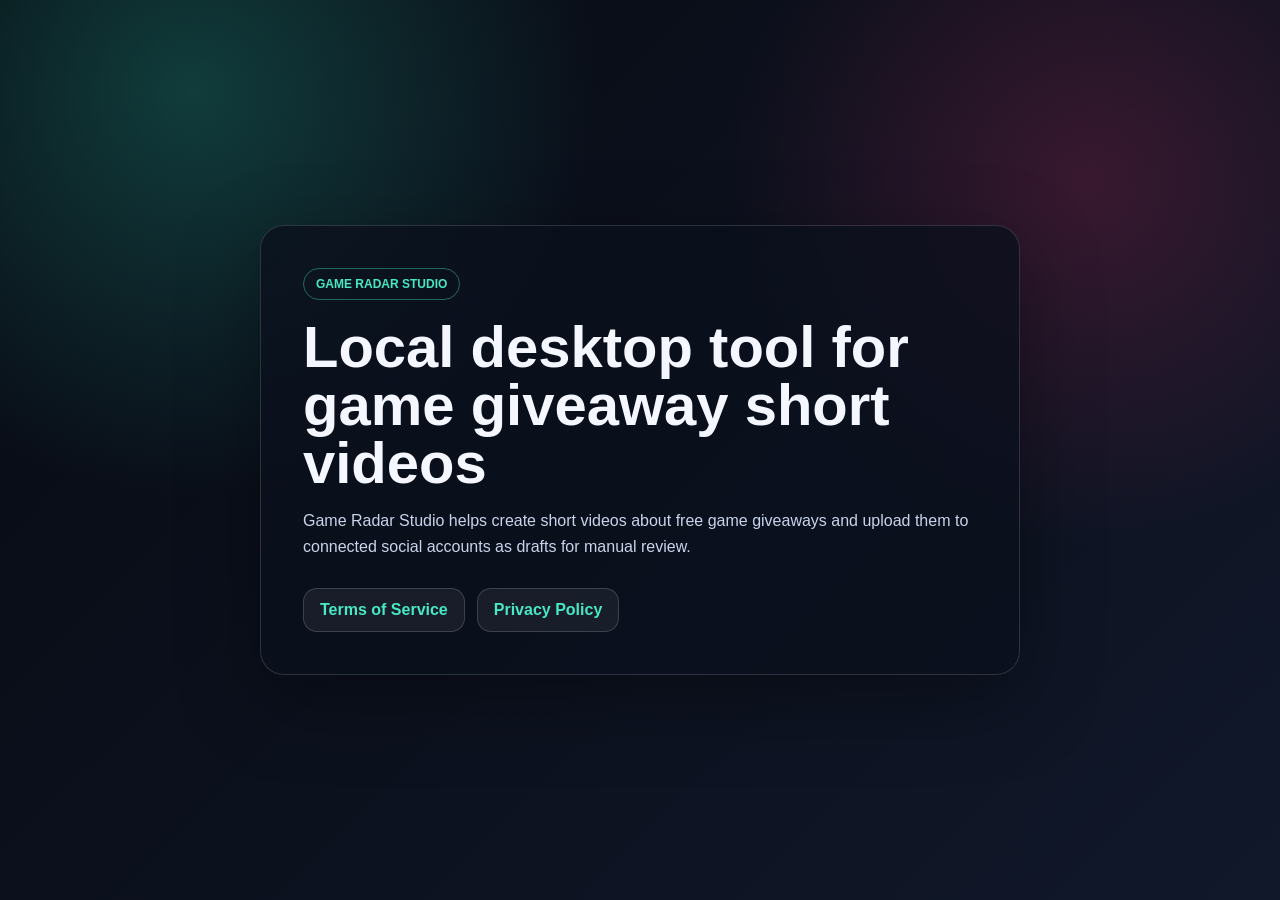
<file: index.html>
<!doctype html>
<html lang="en">
<head>
  <meta charset="utf-8">
  <meta name="viewport" content="width=device-width, initial-scale=1">
  <title>Game Radar Studio</title>
  <link rel="stylesheet" href="./styles.css">
</head>
<body>
  <main class="page">
    <section class="hero">
      <div class="badge">Game Radar Studio</div>
      <h1>Local desktop tool for game giveaway short videos</h1>
      <p>
        Game Radar Studio helps create short videos about free game giveaways and upload them
        to connected social accounts as drafts for manual review.
      </p>
      <div class="links">
        <a href="./terms.html">Terms of Service</a>
        <a href="./privacy.html">Privacy Policy</a>
      </div>
    </section>
  </main>
</body>
</html>
</file>
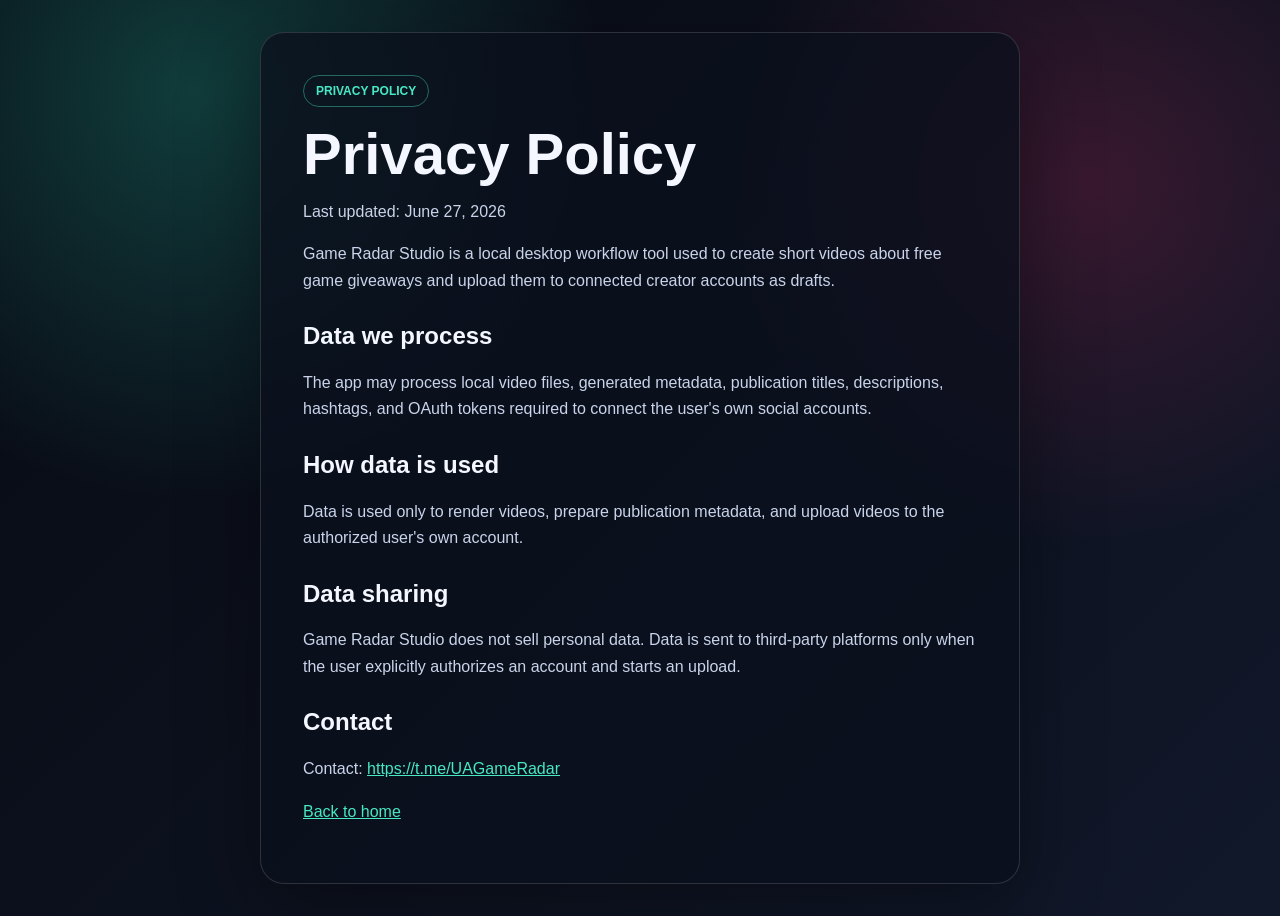
<file: privacy.html>
<!doctype html>
<html lang="en">
<head>
  <meta charset="utf-8">
  <meta name="viewport" content="width=device-width, initial-scale=1">
  <title>Privacy Policy | Game Radar Studio</title>
  <link rel="stylesheet" href="./styles.css">
</head>
<body>
  <main class="page">
    <section class="card">
      <div class="badge">Privacy Policy</div>
      <h1>Privacy Policy</h1>
      <p>Last updated: June 27, 2026</p>
      <p>
        Game Radar Studio is a local desktop workflow tool used to create short videos about
        free game giveaways and upload them to connected creator accounts as drafts.
      </p>
      <h2>Data we process</h2>
      <p>
        The app may process local video files, generated metadata, publication titles,
        descriptions, hashtags, and OAuth tokens required to connect the user's own social
        accounts.
      </p>
      <h2>How data is used</h2>
      <p>
        Data is used only to render videos, prepare publication metadata, and upload videos
        to the authorized user's own account.
      </p>
      <h2>Data sharing</h2>
      <p>
        Game Radar Studio does not sell personal data. Data is sent to third-party platforms
        only when the user explicitly authorizes an account and starts an upload.
      </p>
      <h2>Contact</h2>
      <p>Contact: <a href="https://t.me/UAGameRadar">https://t.me/UAGameRadar</a></p>
      <p><a href="./index.html">Back to home</a></p>
    </section>
  </main>
</body>
</html>
</file>
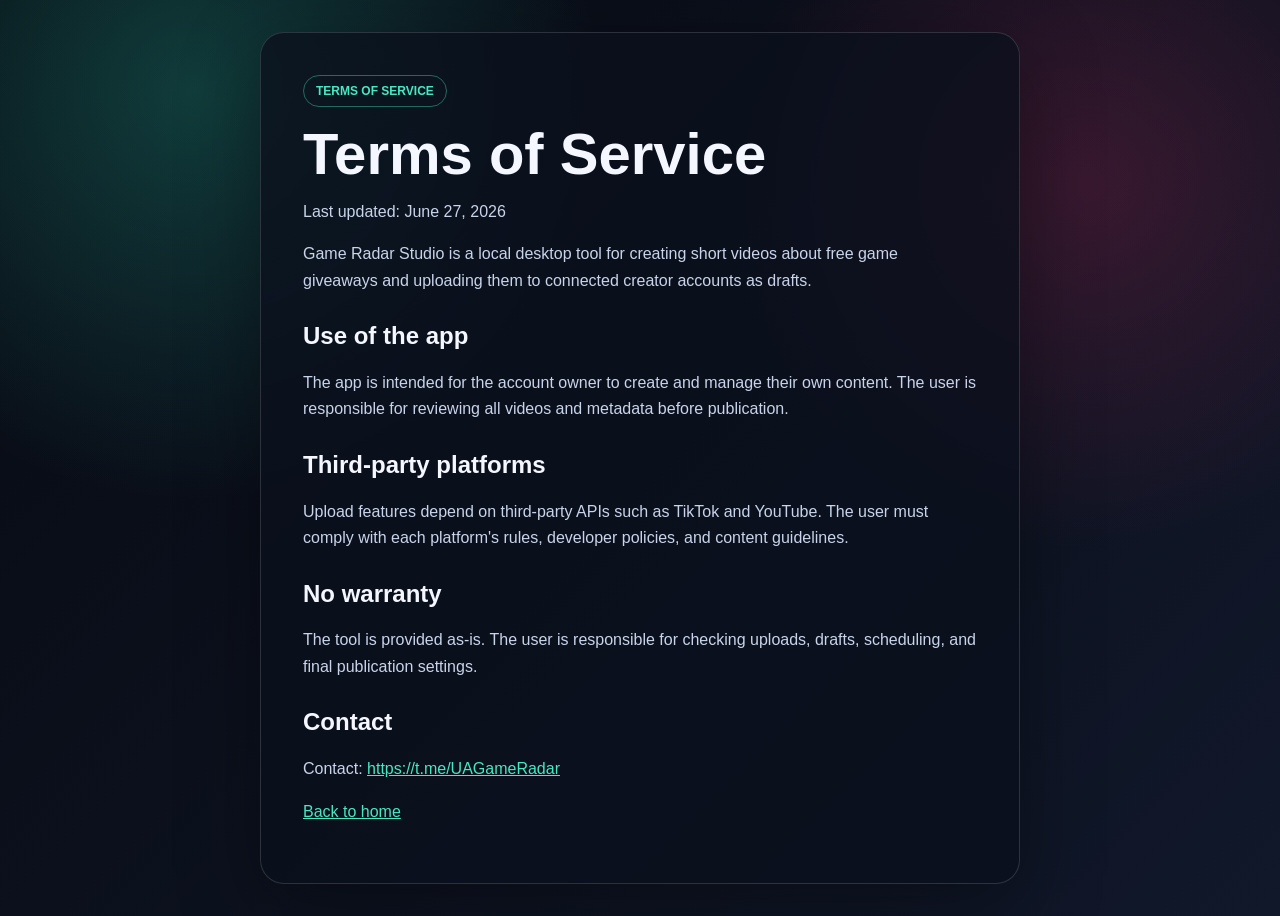
<file: terms.html>
<!doctype html>
<html lang="en">
<head>
  <meta charset="utf-8">
  <meta name="viewport" content="width=device-width, initial-scale=1">
  <title>Terms of Service | Game Radar Studio</title>
  <link rel="stylesheet" href="./styles.css">
</head>
<body>
  <main class="page">
    <section class="card">
      <div class="badge">Terms of Service</div>
      <h1>Terms of Service</h1>
      <p>Last updated: June 27, 2026</p>
      <p>
        Game Radar Studio is a local desktop tool for creating short videos about free game
        giveaways and uploading them to connected creator accounts as drafts.
      </p>
      <h2>Use of the app</h2>
      <p>
        The app is intended for the account owner to create and manage their own content.
        The user is responsible for reviewing all videos and metadata before publication.
      </p>
      <h2>Third-party platforms</h2>
      <p>
        Upload features depend on third-party APIs such as TikTok and YouTube. The user must
        comply with each platform's rules, developer policies, and content guidelines.
      </p>
      <h2>No warranty</h2>
      <p>
        The tool is provided as-is. The user is responsible for checking uploads, drafts,
        scheduling, and final publication settings.
      </p>
      <h2>Contact</h2>
      <p>Contact: <a href="https://t.me/UAGameRadar">https://t.me/UAGameRadar</a></p>
      <p><a href="./index.html">Back to home</a></p>
    </section>
  </main>
</body>
</html>
</file>
<file: styles.css>
:root {
  color-scheme: dark;
  font-family: Inter, Segoe UI, Arial, sans-serif;
  background: #070a12;
  color: #f4f7ff;
}

* {
  box-sizing: border-box;
}

body {
  margin: 0;
  min-height: 100vh;
  background:
    radial-gradient(circle at 15% 10%, rgba(47, 232, 195, .22), transparent 30%),
    radial-gradient(circle at 85% 20%, rgba(255, 52, 116, .18), transparent 28%),
    linear-gradient(135deg, #070a12 0%, #11182a 100%);
}

a {
  color: #47e8c3;
}

.page {
  min-height: 100vh;
  display: grid;
  place-items: center;
  padding: 32px;
}

.hero,
.card {
  width: min(760px, 100%);
  border: 1px solid rgba(255,255,255,.14);
  border-radius: 24px;
  padding: 42px;
  background: rgba(11, 16, 29, .78);
  box-shadow: 0 24px 80px rgba(0,0,0,.35);
}

.badge {
  display: inline-flex;
  margin-bottom: 18px;
  border: 1px solid rgba(71, 232, 195, .4);
  border-radius: 999px;
  padding: 8px 12px;
  color: #47e8c3;
  font-size: 12px;
  font-weight: 800;
  text-transform: uppercase;
}

h1 {
  margin: 0 0 16px;
  font-size: clamp(32px, 6vw, 58px);
  line-height: 1;
}

h2 {
  margin-top: 28px;
}

p {
  color: #c9d4ea;
  line-height: 1.65;
}

.links {
  display: flex;
  flex-wrap: wrap;
  gap: 12px;
  margin-top: 28px;
}

.links a {
  display: inline-flex;
  border: 1px solid rgba(255,255,255,.16);
  border-radius: 14px;
  padding: 12px 16px;
  text-decoration: none;
  background: rgba(255,255,255,.06);
  font-weight: 800;
}
</file>
